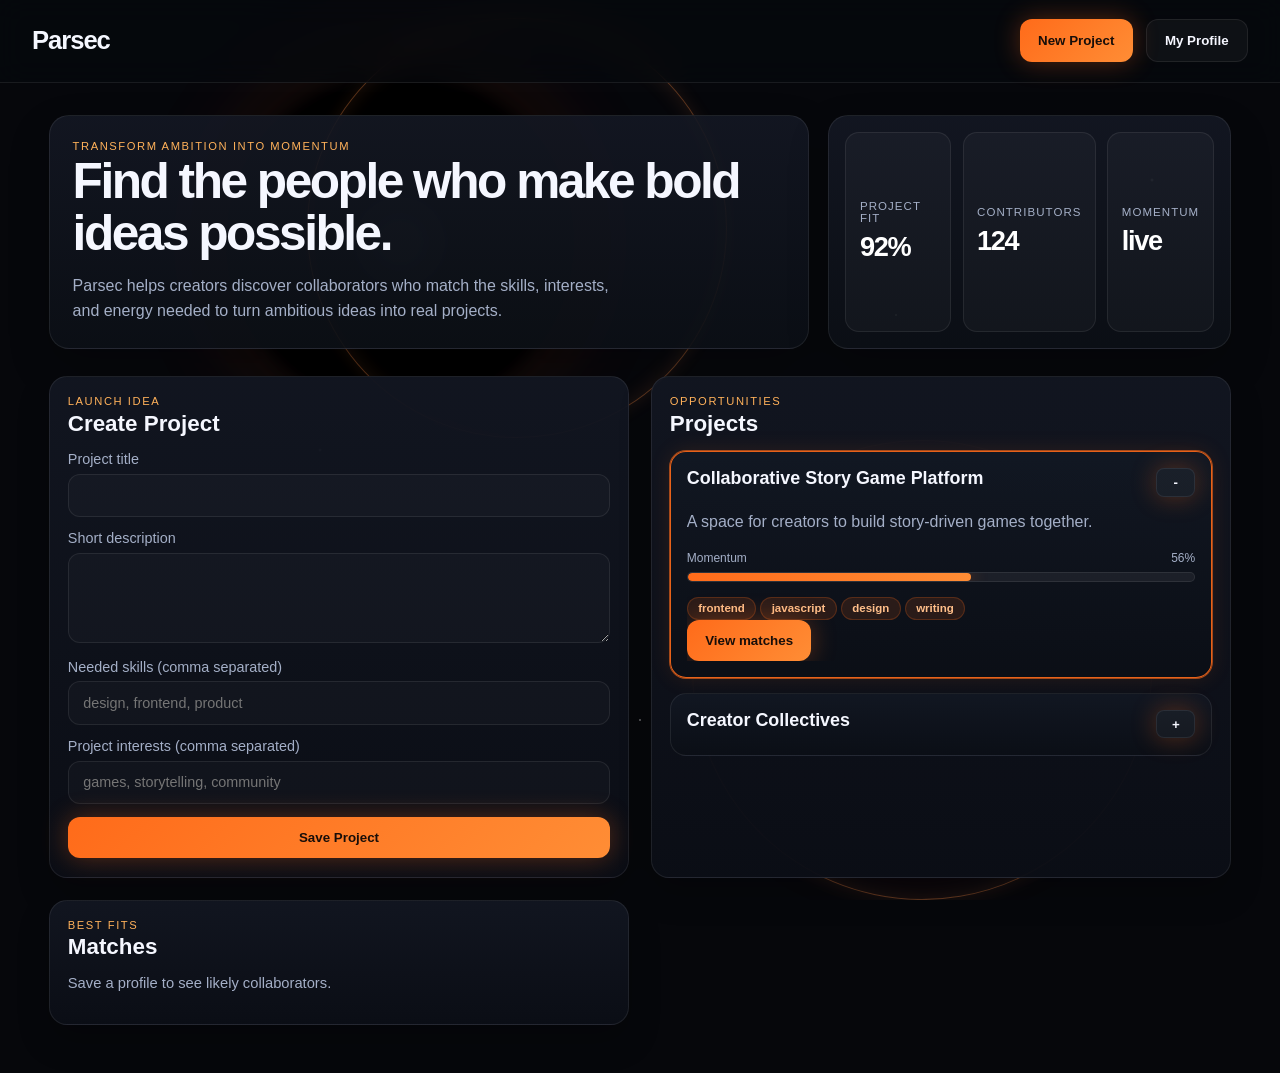
<file: index.html>
<!DOCTYPE html>
<html lang="en">
  <head>
    <meta charset="UTF-8" />
    <meta name="viewport" content="width=device-width, initial-scale=1.0" />
    <title>Parsec</title>
    <link rel="stylesheet" href="style.css" />
  </head>
  <body>
    <div class="space">
      <div class="black-hole black-hole-one"></div>
      <div class="black-hole black-hole-two"></div>
      <div class="event-horizon ring ring-one"></div>
      <div class="event-horizon ring ring-two"></div>
      <div class="starfield"></div>
    </div>

    <header class="topbar">
      <div class="brand-wrap">
        <h1>Parsec</h1>
      </div>

      <nav>
        <button id="showProjectForm">New Project</button>
        <button id="showProfileForm" class="secondary">My Profile</button>
      </nav>
    </header>

    <main class="page-shell">
      <section class="hero">
        <div class="hero-copy">
          <p class="eyebrow">transform ambition into momentum</p>
          <h2>Find the people who make bold ideas possible.</h2>
          <p class="lead">
            Parsec helps creators discover collaborators who match the skills, interests,
            and energy needed to turn ambitious ideas into real projects.
          </p>
        </div>
        <div class="hero-card">
          <div class="mini-stat">
            <span class="stat-label">project fit</span>
            <strong>92%</strong>
          </div>
          <div class="mini-stat">
            <span class="stat-label">contributors</span>
            <strong>124</strong>
          </div>
          <div class="mini-stat">
            <span class="stat-label">momentum</span>
            <strong>live</strong>
          </div>
        </div>
      </section>

      <div class="content-grid">
        <section id="projectFormSection" class="panel">
          <div class="panel-header">
            <p class="eyebrow">launch idea</p>
            <h2>Create Project</h2>
          </div>

          <form id="projectForm" class="stacked-form">
            <label>Project title
              <input type="text" id="projectTitle" required />
            </label>

            <label>Short description
              <textarea id="projectDescription" rows="3" required></textarea>
            </label>

            <label>Needed skills (comma separated)
              <input type="text" id="projectSkills" placeholder="design, frontend, product" required />
            </label>

            <label>Project interests (comma separated)
              <input type="text" id="projectInterests" placeholder="games, storytelling, community" required />
            </label>

            <button type="submit">Save Project</button>
          </form>
        </section>

        <section id="profileFormSection" class="panel hidden">
          <div class="panel-header">
            <p class="eyebrow">builder identity</p>
            <h2>My Profile</h2>
          </div>

          <form id="profileForm" class="stacked-form">
            <label>Name
              <input type="text" id="profileName" required />
            </label>

            <label>Bio
              <textarea id="profileBio" rows="3" required></textarea>
            </label>

            <label>Skills (comma separated)
              <input type="text" id="profileSkills" placeholder="frontend, marketing, writing" required />
            </label>

            <label>Interests (comma separated)
              <input type="text" id="profileInterests" placeholder="games, entrepreneurship, reading" required />
            </label>

            <button type="submit">Save Profile</button>
          </form>
        </section>

        <section class="panel">
          <div class="panel-header">
            <p class="eyebrow">opportunities</p>
            <h2>Projects</h2>
          </div>
          <div id="projectList"></div>
        </section>

        <section id="matchesPanel" class="panel">
          <div class="panel-header">
            <p class="eyebrow">best fits</p>
            <h2>Matches</h2>
          </div>
          <div id="matchResults"></div>
        </section>
      </div>
    </main>

    <script src="app.js"></script>
  </body>
</html>
</file>
<file: style.css>
:root {
  --bg: #06070b;
  --bg-2: #101420;
  --panel: rgba(14, 18, 28, 0.9);
  --panel-strong: rgba(19, 23, 34, 0.96);
  --panel-soft: rgba(24, 29, 41, 0.9);
  --text: #f5f7ff;
  --muted: #a4afc7;
  --border: rgba(255, 255, 255, 0.08);
  --orange: #ff6b1a;
  --orange-2: #ff8d35;
  --orange-3: #ffb15a;
  --green: #76f0bf;
  --shadow: rgba(255, 107, 26, 0.26);
}

* { box-sizing: border-box; }

html, body {
  margin: 0;
  min-height: 100%;
  background: var(--bg);
  color: var(--text);
  font-family: Inter, "Segoe UI", sans-serif;
}

body {
  position: relative;
  overflow-x: hidden;
}

.space {
  position: fixed;
  inset: 0;
  z-index: 0;
  pointer-events: none;
  overflow: hidden;
}

.starfield {
  position: absolute;
  inset: 0;
  background-image:
    radial-gradient(2px 2px at 10% 20%, rgba(255,255,255,0.8), transparent),
    radial-gradient(2px 2px at 25% 50%, rgba(255,255,255,0.7), transparent),
    radial-gradient(1.5px 1.5px at 70% 35%, rgba(255,255,255,0.8), transparent),
    radial-gradient(2px 2px at 80% 70%, rgba(255,255,255,0.8), transparent),
    radial-gradient(1.5px 1.5px at 50% 80%, rgba(255,255,255,0.7), transparent),
    radial-gradient(2px 2px at 90% 20%, rgba(255,255,255,0.7), transparent);
  opacity: 0.8;
}

.black-hole {
  position: absolute;
  width: 340px;
  height: 340px;
  border-radius: 50%;
  filter: blur(8px);
  opacity: 0.95;
  box-shadow:
    0 0 60px rgba(0, 0, 0, 0.9),
    0 0 120px rgba(255, 107, 26, 0.2);
}

.black-hole-one {
  background: radial-gradient(circle at 50% 50%, rgba(255, 255, 255, 0.1), rgba(0,0,0,0.94) 28%, rgba(0,0,0,1) 62%);
  top: 8%;
  left: 18%;
}

.black-hole-two {
  background: radial-gradient(circle at 50% 50%, rgba(255, 255, 255, 0.08), rgba(0,0,0,0.96) 30%, rgba(0,0,0,1) 70%);
  right: 15%;
  bottom: 8%;
}

.event-horizon {
  position: absolute;
  border-radius: 50%;
  border: 1px solid rgba(255, 140, 70, 0.35);
  box-shadow: inset 0 0 22px rgba(255, 140, 70, 0.12), 0 0 18px rgba(255, 140, 70, 0.1);
}

.ring-one {
  width: 420px;
  height: 420px;
  top: 2%;
  left: 24%;
  transform: rotate(-10deg);
}

.ring-two {
  width: 460px;
  height: 460px;
  bottom: 0%;
  right: 10%;
  transform: rotate(12deg);
}

.topbar,
.page-shell {
  position: relative;
  z-index: 1;
}

.topbar {
  display: flex;
  justify-content: space-between;
  align-items: center;
  padding: 1.2rem 2rem;
  background: rgba(7, 9, 14, 0.7);
  backdrop-filter: blur(14px);
  border-bottom: 1px solid var(--border);
  position: sticky;
  top: 0;
  z-index: 10;
}

.brand-wrap {
  display: flex;
  align-items: center;
  gap: 0.8rem;
}

.brand-wrap h1 {
  margin: 0;
  font-size: clamp(1.6rem, 2vw, 2.3rem);
  letter-spacing: -0.04em;
}

.eyebrow {
  margin: 0 0 0.2rem;
  font-size: 0.7rem;
  letter-spacing: 0.14em;
  text-transform: uppercase;
  color: var(--orange-3);
}

h1, h2, h3, p {
  margin-top: 0;
}

h1 {
  margin-bottom: 0;
  font-size: clamp(1.5rem, 2vw, 2.25rem);
}

nav {
  display: flex;
  gap: 0.8rem;
}

button {
  background: linear-gradient(135deg, var(--orange), var(--orange-2));
  color: #180e09;
  border: none;
  border-radius: 12px;
  padding: 0.82rem 1.15rem;
  font-weight: 800;
  cursor: pointer;
  box-shadow: 0 0 26px rgba(255, 107, 26, 0.32);
  transition: transform 0.15s ease, box-shadow 0.15s ease, filter 0.15s ease;
}

button:hover {
  transform: translateY(-1px);
  box-shadow: 0 0 30px rgba(255, 107, 26, 0.5);
  filter: brightness(1.04);
}

button.secondary {
  background: rgba(255,255,255,0.04);
  border: 1px solid var(--border);
  color: var(--text);
  box-shadow: none;
}

.page-shell {
  max-width: 1220px;
  margin: 0 auto;
  padding: 2rem 1.2rem 3rem;
}

.hero {
  display: grid;
  grid-template-columns: 1.7fr 0.9fr;
  gap: 1.2rem;
  margin-bottom: 1.7rem;
}

.hero-copy,
.hero-card {
  background: linear-gradient(180deg, rgba(20, 24, 35, 0.9), rgba(12, 16, 22, 0.9));
  border: 1px solid var(--border);
  border-radius: 20px;
  box-shadow: 0 18px 40px rgba(0,0,0,0.22);
}

.hero-copy {
  padding: 1.5rem 1.4rem;
}

.hero-copy h2 {
  margin-bottom: 0.8rem;
  font-size: clamp(2rem, 4vw, 3.1rem);
  line-height: 1.06;
  letter-spacing: -0.05em;
}

.lead {
  color: var(--muted);
  max-width: 62ch;
  line-height: 1.6;
  margin-bottom: 0;
}

.hero-card {
  display: grid;
  grid-template-columns: repeat(3, 1fr);
  gap: 0.7rem;
  align-items: stretch;
  padding: 1rem;
}

.mini-stat {
  display: flex;
  flex-direction: column;
  justify-content: center;
  padding: 1rem 0.85rem;
  border-radius: 14px;
  background: rgba(255,255,255,0.03);
  border: 1px solid var(--border);
}

.stat-label {
  color: var(--muted);
  font-size: 0.72rem;
  letter-spacing: 0.09em;
  text-transform: uppercase;
  margin-bottom: 0.45rem;
}

.mini-stat strong {
  font-size: 1.7rem;
  letter-spacing: -0.05em;
  color: #fff;
}

.content-grid {
  display: grid;
  grid-template-columns: 1fr 1fr;
  gap: 1.4rem;
}

.panel {
  background: linear-gradient(180deg, rgba(18, 22, 33, 0.96), rgba(11, 14, 22, 0.96));
  border: 1px solid var(--border);
  border-radius: 18px;
  padding: 1.15rem 1.1rem;
  box-shadow: 0 16px 32px rgba(0,0,0,0.22);
}

.panel-header {
  margin-bottom: 0.9rem;
}

.panel-header h2 {
  margin-bottom: 0;
  font-size: 1.4rem;
}

.hidden {
  display: none;
}

.stacked-form {
  display: grid;
  gap: 0.8rem;
}

label {
  display: block;
  color: var(--muted);
  font-size: 0.9rem;
}

input, textarea {
  width: 100%;
  margin-top: 0.42rem;
  padding: 0.8rem 0.9rem;
  background: rgba(255,255,255,0.025);
  border: 1px solid var(--border);
  border-radius: 12px;
  color: var(--text);
  font: inherit;
  outline: none;
}

input:focus, textarea:focus {
  border-color: rgba(255, 107, 26, 0.9);
  box-shadow: 0 0 0 3px rgba(255, 107, 26, 0.12);
}

textarea {
  resize: vertical;
  min-height: 90px;
}

.project-card, .match-card {
  border: 1px solid var(--border);
  border-radius: 16px;
  padding: 1rem;
  background: linear-gradient(180deg, rgba(18, 24, 35, 0.9), rgba(11, 15, 22, 0.9));
  margin-top: 0.9rem;
  transition: transform 0.15s ease, border-color 0.15s ease, box-shadow 0.15s ease;
}

.project-card:hover, .match-card:hover {
  transform: translateY(-1px);
}

.project-card.selected {
  border-color: rgba(255, 107, 26, 0.9);
  box-shadow: 0 0 0 1px rgba(255, 107, 26, 0.6), 0 0 22px rgba(255, 107, 26, 0.12);
}

.project-card h3, .match-card h3 {
  margin: 0 0 0.5rem;
  font-size: 1.12rem;
}

.project-card p, .match-card p {
  color: var(--muted);
  line-height: 1.55;
}

.project-card-header {
  display: flex;
  align-items: center;
  justify-content: space-between;
  gap: 0.75rem;
}

.project-collapse {
  display: inline-flex;
  align-items: center;
  justify-content: center;
  width: 28px;
  height: 28px;
  border-radius: 8px;
  background: rgba(255,255,255,0.04);
  border: 1px solid var(--border);
  color: var(--text);
  font-weight: 700;
}

.project-details {
  max-height: 0;
  overflow: hidden;
  opacity: 0;
  transition: max-height 0.25s ease, opacity 0.2s ease, margin-top 0.2s ease;
}

.project-card.expanded .project-details {
  max-height: 300px;
  opacity: 1;
  margin-top: 0.8rem;
}

.progress-wrap {
  margin-top: 0.8rem;
  margin-bottom: 0.8rem;
}

.progress-bar {
  width: 100%;
  height: 10px;
  background: rgba(255,255,255,0.06);
  border: 1px solid var(--border);
  border-radius: 999px;
  overflow: hidden;
}

.progress-fill {
  height: 100%;
  width: 56%;
  border-radius: inherit;
  background: linear-gradient(90deg, var(--orange), var(--orange-2));
  box-shadow: 0 0 18px rgba(255, 107, 26, 0.45);
}

.progress-label {
  display: flex;
  justify-content: space-between;
  color: var(--muted);
  font-size: 0.75rem;
  margin-bottom: 0.45rem;
}

.tag {
  display: inline-block;
  background: rgba(255, 107, 26, 0.12);
  border: 1px solid rgba(255, 107, 26, 0.22);
  color: #ffbf8a;
  padding: 0.28rem 0.65rem;
  border-radius: 999px;
  margin: 0.15rem 0.25rem 0 0;
  font-size: 0.72rem;
  font-weight: 700;
}

.match-score {
  display: inline-block;
  margin-bottom: 0.65rem;
  background: rgba(118, 240, 191, 0.12);
  color: var(--green);
  border: 1px solid rgba(118, 240, 191, 0.3);
  padding: 0.38rem 0.72rem;
  border-radius: 999px;
  font-weight: 800;
}

.small-note {
  color: var(--muted);
  font-size: 0.92rem;
}

@media (max-width: 920px) {
  .hero {
    grid-template-columns: 1fr;
  }

  .content-grid {
    grid-template-columns: 1fr;
  }
}

@media (max-width: 640px) {
  .topbar {
    flex-direction: column;
    align-items: flex-start;
    gap: 1rem;
  }

  nav {
    width: 100%;
  }

  nav button {
    flex: 1;
  }

  .hero-card {
    grid-template-columns: 1fr;
  }
}
</file>
<file: ai-basics-course/style.css>
:root {
  --bg: #06070b;
  --bg-2: #101420;
  --panel: rgba(14, 18, 28, 0.9);
  --panel-strong: rgba(19, 23, 34, 0.96);
  --panel-soft: rgba(24, 29, 41, 0.9);
  --text: #f5f7ff;
  --muted: #a4afc7;
  --border: rgba(255, 255, 255, 0.08);
  --orange: #ff6b1a;
  --orange-2: #ff8d35;
  --orange-3: #ffb15a;
  --green: #76f0bf;
  --shadow: rgba(255, 107, 26, 0.26);
}

* { box-sizing: border-box; }

html, body {
  margin: 0;
  min-height: 100%;
  background: var(--bg);
  color: var(--text);
  font-family: Inter, "Segoe UI", sans-serif;
}

body {
  position: relative;
  overflow-x: hidden;
}

.space {
  position: fixed;
  inset: 0;
  z-index: 0;
  pointer-events: none;
  overflow: hidden;
}

.starfield {
  position: absolute;
  inset: 0;
  background-image:
    radial-gradient(2px 2px at 10% 20%, rgba(255,255,255,0.8), transparent),
    radial-gradient(2px 2px at 25% 50%, rgba(255,255,255,0.7), transparent),
    radial-gradient(1.5px 1.5px at 70% 35%, rgba(255,255,255,0.8), transparent),
    radial-gradient(2px 2px at 80% 70%, rgba(255,255,255,0.8), transparent),
    radial-gradient(1.5px 1.5px at 50% 80%, rgba(255,255,255,0.7), transparent),
    radial-gradient(2px 2px at 90% 20%, rgba(255,255,255,0.7), transparent);
  opacity: 0.8;
}

.black-hole {
  position: absolute;
  width: 340px;
  height: 340px;
  border-radius: 50%;
  filter: blur(8px);
  opacity: 0.95;
  box-shadow:
    0 0 60px rgba(0, 0, 0, 0.9),
    0 0 120px rgba(255, 107, 26, 0.2);
}

.black-hole-one {
  background: radial-gradient(circle at 50% 50%, rgba(255, 255, 255, 0.1), rgba(0,0,0,0.94) 28%, rgba(0,0,0,1) 62%);
  top: 8%;
  left: 18%;
}

.black-hole-two {
  background: radial-gradient(circle at 50% 50%, rgba(255, 255, 255, 0.08), rgba(0,0,0,0.96) 30%, rgba(0,0,0,1) 70%);
  right: 15%;
  bottom: 8%;
}

.event-horizon {
  position: absolute;
  border-radius: 50%;
  border: 1px solid rgba(255, 140, 70, 0.35);
  box-shadow: inset 0 0 22px rgba(255, 140, 70, 0.12), 0 0 18px rgba(255, 140, 70, 0.1);
}

.ring-one {
  width: 420px;
  height: 420px;
  top: 2%;
  left: 24%;
  transform: rotate(-10deg);
}

.ring-two {
  width: 460px;
  height: 460px;
  bottom: 0%;
  right: 10%;
  transform: rotate(12deg);
}

.topbar,
.page-shell {
  position: relative;
  z-index: 1;
}

.topbar {
  display: flex;
  justify-content: space-between;
  align-items: center;
  padding: 1.2rem 2rem;
  background: rgba(7, 9, 14, 0.7);
  backdrop-filter: blur(14px);
  border-bottom: 1px solid var(--border);
  position: sticky;
  top: 0;
  z-index: 10;
}

.brand-wrap {
  display: flex;
  align-items: center;
  gap: 0.8rem;
}

.brand-wrap h1 {
  margin: 0;
  font-size: clamp(1.6rem, 2vw, 2.3rem);
  letter-spacing: -0.04em;
}

.eyebrow {
  margin: 0 0 0.2rem;
  font-size: 0.7rem;
  letter-spacing: 0.14em;
  text-transform: uppercase;
  color: var(--orange-3);
}

h1, h2, h3, p {
  margin-top: 0;
}

h1 {
  margin-bottom: 0;
  font-size: clamp(1.5rem, 2vw, 2.25rem);
}

nav {
  display: flex;
  gap: 0.8rem;
}

button {
  background: linear-gradient(135deg, var(--orange), var(--orange-2));
  color: #180e09;
  border: none;
  border-radius: 12px;
  padding: 0.82rem 1.15rem;
  font-weight: 800;
  cursor: pointer;
  box-shadow: 0 0 26px rgba(255, 107, 26, 0.32);
  transition: transform 0.15s ease, box-shadow 0.15s ease, filter 0.15s ease;
}

button:hover {
  transform: translateY(-1px);
  box-shadow: 0 0 30px rgba(255, 107, 26, 0.5);
  filter: brightness(1.04);
}

button.secondary {
  background: rgba(255,255,255,0.04);
  border: 1px solid var(--border);
  color: var(--text);
  box-shadow: none;
}

.page-shell {
  max-width: 1220px;
  margin: 0 auto;
  padding: 2rem 1.2rem 3rem;
}

.hero {
  display: grid;
  grid-template-columns: 1.7fr 0.9fr;
  gap: 1.2rem;
  margin-bottom: 1.7rem;
}

.hero-copy,
.hero-card {
  background: linear-gradient(180deg, rgba(20, 24, 35, 0.9), rgba(12, 16, 22, 0.9));
  border: 1px solid var(--border);
  border-radius: 20px;
  box-shadow: 0 18px 40px rgba(0,0,0,0.22);
}

.hero-copy {
  padding: 1.5rem 1.4rem;
}

.hero-copy h2 {
  margin-bottom: 0.8rem;
  font-size: clamp(2rem, 4vw, 3.1rem);
  line-height: 1.06;
  letter-spacing: -0.05em;
}

.lead {
  color: var(--muted);
  max-width: 62ch;
  line-height: 1.6;
  margin-bottom: 0;
}

.hero-card {
  display: grid;
  grid-template-columns: repeat(3, 1fr);
  gap: 0.7rem;
  align-items: stretch;
  padding: 1rem;
}

.mini-stat {
  display: flex;
  flex-direction: column;
  justify-content: center;
  padding: 1rem 0.85rem;
  border-radius: 14px;
  background: rgba(255,255,255,0.03);
  border: 1px solid var(--border);
}

.stat-label {
  color: var(--muted);
  font-size: 0.72rem;
  letter-spacing: 0.09em;
  text-transform: uppercase;
  margin-bottom: 0.45rem;
}

.mini-stat strong {
  font-size: 1.7rem;
  letter-spacing: -0.05em;
  color: #fff;
}

.content-grid {
  display: grid;
  grid-template-columns: 1fr 1fr;
  gap: 1.4rem;
}

.panel {
  background: linear-gradient(180deg, rgba(18, 22, 33, 0.96), rgba(11, 14, 22, 0.96));
  border: 1px solid var(--border);
  border-radius: 18px;
  padding: 1.15rem 1.1rem;
  box-shadow: 0 16px 32px rgba(0,0,0,0.22);
}

.panel-header {
  margin-bottom: 0.9rem;
}

.panel-header h2 {
  margin-bottom: 0;
  font-size: 1.4rem;
}

.hidden {
  display: none;
}

.stacked-form {
  display: grid;
  gap: 0.8rem;
}

label {
  display: block;
  color: var(--muted);
  font-size: 0.9rem;
}

input, textarea {
  width: 100%;
  margin-top: 0.42rem;
  padding: 0.8rem 0.9rem;
  background: rgba(255,255,255,0.025);
  border: 1px solid var(--border);
  border-radius: 12px;
  color: var(--text);
  font: inherit;
  outline: none;
}

input:focus, textarea:focus {
  border-color: rgba(255, 107, 26, 0.9);
  box-shadow: 0 0 0 3px rgba(255, 107, 26, 0.12);
}

textarea {
  resize: vertical;
  min-height: 90px;
}

.project-card, .match-card {
  border: 1px solid var(--border);
  border-radius: 16px;
  padding: 1rem;
  background: linear-gradient(180deg, rgba(18, 24, 35, 0.9), rgba(11, 15, 22, 0.9));
  margin-top: 0.9rem;
  transition: transform 0.15s ease, border-color 0.15s ease, box-shadow 0.15s ease;
}

.project-card:hover, .match-card:hover {
  transform: translateY(-1px);
}

.project-card.selected {
  border-color: rgba(255, 107, 26, 0.9);
  box-shadow: 0 0 0 1px rgba(255, 107, 26, 0.6), 0 0 22px rgba(255, 107, 26, 0.12);
}

.project-card h3, .match-card h3 {
  margin: 0 0 0.5rem;
  font-size: 1.12rem;
}

.project-card p, .match-card p {
  color: var(--muted);
  line-height: 1.55;
}

.project-card-header {
  display: flex;
  align-items: center;
  justify-content: space-between;
  gap: 0.75rem;
}

.project-collapse {
  display: inline-flex;
  align-items: center;
  justify-content: center;
  width: 28px;
  height: 28px;
  border-radius: 8px;
  background: rgba(255,255,255,0.04);
  border: 1px solid var(--border);
  color: var(--text);
  font-weight: 700;
}

.project-details {
  max-height: 0;
  overflow: hidden;
  opacity: 0;
  transition: max-height 0.25s ease, opacity 0.2s ease, margin-top 0.2s ease;
}

.project-card.expanded .project-details {
  max-height: 300px;
  opacity: 1;
  margin-top: 0.8rem;
}

.progress-wrap {
  margin-top: 0.8rem;
  margin-bottom: 0.8rem;
}

.progress-bar {
  width: 100%;
  height: 10px;
  background: rgba(255,255,255,0.06);
  border: 1px solid var(--border);
  border-radius: 999px;
  overflow: hidden;
}

.progress-fill {
  height: 100%;
  width: 56%;
  border-radius: inherit;
  background: linear-gradient(90deg, var(--orange), var(--orange-2));
  box-shadow: 0 0 18px rgba(255, 107, 26, 0.45);
}

.progress-label {
  display: flex;
  justify-content: space-between;
  color: var(--muted);
  font-size: 0.75rem;
  margin-bottom: 0.45rem;
}

.tag {
  display: inline-block;
  background: rgba(255, 107, 26, 0.12);
  border: 1px solid rgba(255, 107, 26, 0.22);
  color: #ffbf8a;
  padding: 0.28rem 0.65rem;
  border-radius: 999px;
  margin: 0.15rem 0.25rem 0 0;
  font-size: 0.72rem;
  font-weight: 700;
}

.match-score {
  display: inline-block;
  margin-bottom: 0.65rem;
  background: rgba(118, 240, 191, 0.12);
  color: var(--green);
  border: 1px solid rgba(118, 240, 191, 0.3);
  padding: 0.38rem 0.72rem;
  border-radius: 999px;
  font-weight: 800;
}

.small-note {
  color: var(--muted);
  font-size: 0.92rem;
}

@media (max-width: 920px) {
  .hero {
    grid-template-columns: 1fr;
  }

  .content-grid {
    grid-template-columns: 1fr;
  }
}

@media (max-width: 640px) {
  .topbar {
    flex-direction: column;
    align-items: flex-start;
    gap: 1rem;
  }

  nav {
    width: 100%;
  }

  nav button {
    flex: 1;
  }

  .hero-card {
    grid-template-columns: 1fr;
  }
}
</file>
